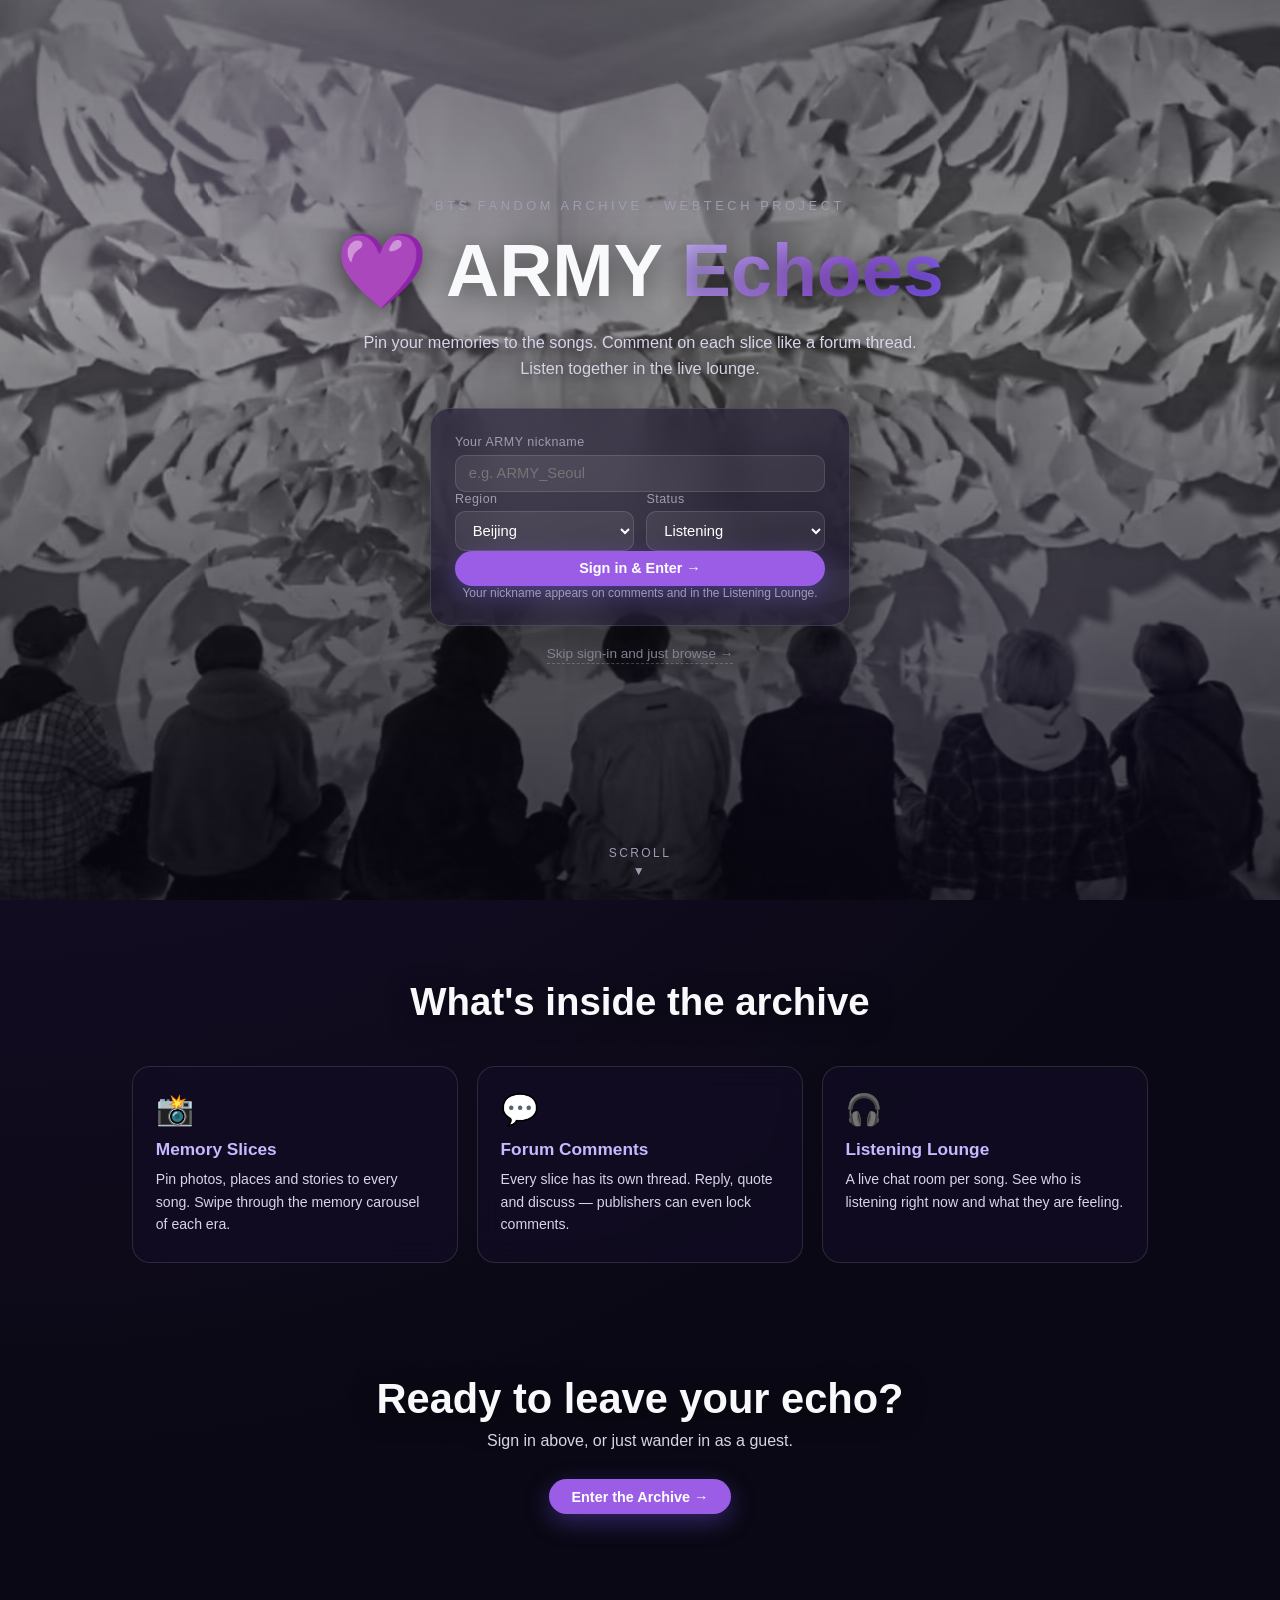
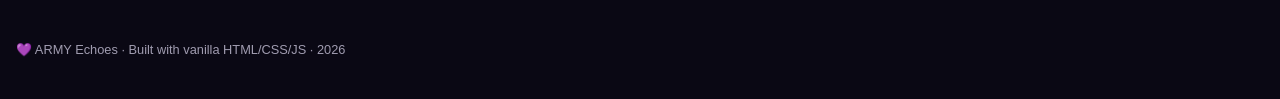
<file: index.html>
<!DOCTYPE html>
<html lang="en">
<head>
  <meta charset="UTF-8">
  <meta name="viewport" content="width=device-width, initial-scale=1.0">
  <title>ARMY Echoes · Home</title>
  <link rel="stylesheet" href="css/style.css?v=20261110e">
</head>
<body class="home-body">
  <!-- 3D parallax background (same as archive) -->
  <div class="bg-3d" aria-hidden="true">
    <div class="bg-3d-layer bg-3d-photo"></div>
    <div class="bg-3d-layer bg-3d-glow"></div>
    <div class="bg-3d-layer bg-3d-vignette"></div>
  </div>

  <main class="home-hero">
    <p class="home-eyebrow">BTS Fandom Archive · WebTech Project</p>
    <h1 class="home-title">💜 ARMY <span>Echoes</span></h1>
    <p class="home-tagline">
      Pin your memories to the songs. Comment on each slice like a forum thread.
      Listen together in the live lounge.
    </p>

    <!-- Login card -->
    <section class="home-login" aria-label="Sign in">
      <!-- Already has profile: welcome back view -->
      <div id="welcomeView" hidden>
        <div class="home-welcome-row">
          <span class="home-avatar" id="welcomeAvatar">?</span>
          <div>
            <p class="home-welcome-title">Welcome back, <b id="welcomeNick">ARMY</b></p>
            <p class="home-welcome-sub" id="welcomeSub"></p>
          </div>
        </div>
        <button type="button" class="btn-primary home-enter-btn" id="enterBtn">Enter the Archive →</button>
        <button type="button" class="home-switch-link" id="switchUserBtn">Not you? Sign in as someone else</button>
      </div>

      <!-- Login form -->
      <form id="homeLoginForm" hidden>
        <div class="home-form-group">
          <label for="homeNick">Your ARMY nickname</label>
          <input type="text" id="homeNick" maxlength="20" placeholder="e.g. ARMY_Seoul" required autocomplete="off">
        </div>
        <div class="home-form-row">
          <div class="home-form-group">
            <label for="homeIp">Region</label>
            <select id="homeIp"></select>
          </div>
          <div class="home-form-group">
            <label for="homeStatus">Status</label>
            <select id="homeStatus"></select>
          </div>
        </div>
        <button type="submit" class="btn-primary home-enter-btn">Sign in &amp; Enter →</button>
        <p class="home-login-hint">Your nickname appears on comments and in the Listening Lounge.</p>
      </form>
    </section>

    <!-- Scroll cue -->
    <div class="home-scroll-cue" aria-hidden="true">
      <span>Scroll</span>
      <span class="home-scroll-arrow">▼</span>
    </div>

    <footer class="home-footer">
      <a href="archive.html">Skip sign-in and just browse →</a>
    </footer>
  </main>

  <!-- Features: scroll down to reveal -->
  <section class="home-features" id="features">
    <h2 class="home-section-title reveal">What's inside the archive</h2>
    <div class="home-feature-grid">
      <article class="home-feature-card reveal">
        <div class="home-feature-icon">📸</div>
        <h3>Memory Slices</h3>
        <p>Pin photos, places and stories to every song. Swipe through the memory carousel of each era.</p>
      </article>
      <article class="home-feature-card reveal">
        <div class="home-feature-icon">💬</div>
        <h3>Forum Comments</h3>
        <p>Every slice has its own thread. Reply, quote and discuss — publishers can even lock comments.</p>
      </article>
      <article class="home-feature-card reveal">
        <div class="home-feature-icon">🎧</div>
        <h3>Listening Lounge</h3>
        <p>A live chat room per song. See who is listening right now and what they are feeling.</p>
      </article>
    </div>
  </section>

  <!-- Final call to action -->
  <section class="home-cta">
    <h2 class="reveal">Ready to leave your echo?</h2>
    <p class="reveal">Sign in above, or just wander in as a guest.</p>
    <a href="archive.html" class="btn-primary home-cta-btn reveal">Enter the Archive →</a>
  </section>

  <footer class="home-footer home-footer-end">
    <p>💜 ARMY Echoes · Built with vanilla HTML/CSS/JS · 2026</p>
  </footer>

  <script>
    (function () {
      "use strict";
      var PROFILE_KEY = "army_echoes_profile";
      var IP_OPTIONS = ["Beijing", "Shanghai", "Guangdong", "Taipei", "Hong Kong", "Seoul", "Busan", "Tokyo", "Los Angeles", "New York", "London", "Paris", "Bangkok", "Singapore", "Overseas"];
      var STATUS_OPTIONS = ["Listening", "Sleeping", "Studying", "Eating", "Slacking off", "Daydreaming"];

      var ipSelect = document.getElementById("homeIp");
      var statusSelect = document.getElementById("homeStatus");
      IP_OPTIONS.forEach(function (o) {
        var op = document.createElement("option");
        op.value = o; op.textContent = o;
        ipSelect.appendChild(op);
      });
      STATUS_OPTIONS.forEach(function (o) {
        var op = document.createElement("option");
        op.value = o; op.textContent = o;
        statusSelect.appendChild(op);
      });

      var welcomeView = document.getElementById("welcomeView");
      var loginForm = document.getElementById("homeLoginForm");

      function loadProfile() {
        try { return JSON.parse(localStorage.getItem(PROFILE_KEY) || "null"); } catch (e) { return null; }
      }

      function showWelcome(p) {
        loginForm.hidden = true;
        welcomeView.hidden = false;
        document.getElementById("welcomeAvatar").textContent = p.nick.trim().charAt(0).toUpperCase();
        document.getElementById("welcomeNick").textContent = p.nick;
        document.getElementById("welcomeSub").textContent = "IP " + p.ip + " · " + p.status;
      }

      var saved = loadProfile();
      if (saved && saved.nick) {
        showWelcome(saved);
      } else {
        loginForm.hidden = false;
      }

      document.getElementById("switchUserBtn").addEventListener("click", function () {
        welcomeView.hidden = true;
        loginForm.hidden = false;
        var nick = document.getElementById("homeNick");
        nick.value = "";
        nick.focus();
      });

      document.getElementById("enterBtn").addEventListener("click", function () {
        window.location.href = "archive.html";
      });

      loginForm.addEventListener("submit", function (e) {
        e.preventDefault();
        var nick = document.getElementById("homeNick").value.trim();
        if (!nick) return;
        var profile = { nick: nick, ip: ipSelect.value, status: statusSelect.value };
        localStorage.setItem(PROFILE_KEY, JSON.stringify(profile));
        try { sessionStorage.setItem("army_echoes_just_signed_in", "1"); } catch (err) {}
        window.location.href = "archive.html";
      });

      // ---------- 滚动效果 ----------
      var reduceMotion = window.matchMedia("(prefers-reduced-motion: reduce)").matches;

      // 背景随滚动产生视差（rAF 节流）
      var bg = document.querySelector(".bg-3d");
      var scrollRaf = null;
      if (bg && !reduceMotion) {
        window.addEventListener("scroll", function () {
          if (scrollRaf) return;
          scrollRaf = requestAnimationFrame(function () {
            scrollRaf = null;
            bg.style.transform = "translateY(" + (window.scrollY * 0.35).toFixed(1) + "px)";
          });
        }, { passive: true });
      }

      // 区块滚动到位时渐入
      if ("IntersectionObserver" in window) {
        var io = new IntersectionObserver(function (entries) {
          entries.forEach(function (en) {
            if (en.isIntersecting) {
              en.target.classList.add("revealed");
              io.unobserve(en.target);
            }
          });
        }, { threshold: 0.18 });
        document.querySelectorAll(".reveal").forEach(function (el) { io.observe(el); });
      } else {
        document.querySelectorAll(".reveal").forEach(function (el) { el.classList.add("revealed"); });
      }
    })();
  </script>
</body>
</html>
</file>
<file: css/style.css>
﻿:root {
  --bg-primary: #0a0814;
  --bg-secondary: #130f24;
  --bg-card: rgba(28, 21, 56, 0.65);
  --primary-purple: #9b5de5;
  --primary-glow: rgba(155, 93, 229, 0.35);
  --accent-gold: #ffd166;
  --text-main: #f8f9fa;
  --text-muted: #a09cb0;
  --border-glass: rgba(255, 255, 255, 0.12);
  --transition-smooth: all 0.25s cubic-bezier(0.4, 0, 0.2, 1);
}

* {
  margin: 0;
  padding: 0;
  box-sizing: border-box;
}

::-webkit-scrollbar {
  width: 6px;
  height: 6px;
}
::-webkit-scrollbar-track {
  background: var(--bg-primary);
}
::-webkit-scrollbar-thumb {
  background: rgba(155, 93, 229, 0.4);
  border-radius: 4px;
}
::-webkit-scrollbar-thumb:hover {
  background: var(--primary-purple);
}

body {
  font-family: -apple-system, BlinkMacSystemFont, "Segoe UI", Roboto, "Helvetica Neue", Arial, sans-serif;
  background: radial-gradient(circle at top left, #1f1235 0%, var(--bg-primary) 70%);
  color: var(--text-main);
  min-height: 100vh;
  display: flex;
  flex-direction: column;
  overflow-x: hidden;
  -webkit-font-smoothing: antialiased;
}

/* ---------- 3D 视差背景（壁纸 + 光晕 + 暗角三层） ---------- */
.bg-3d {
  position: fixed;
  inset: 0;
  z-index: -2;
  perspective: 900px;
  overflow: hidden;
  pointer-events: none;
  background: var(--bg-primary);
}

.bg-3d-layer {
  position: absolute;
  inset: -6%;
  will-change: transform;
}

.bg-3d-photo {
  background: url("../assets/images/bts-wallpaper.jpg") center 32% / cover no-repeat;
  transform: rotateX(var(--tiltX, 0deg)) rotateY(var(--tiltY, 0deg)) scale(1.12);
  transition: transform 0.4s cubic-bezier(0.2, 0.6, 0.3, 1);
  filter: brightness(0.85) saturate(0.92);
  animation: bgDrift 46s ease-in-out infinite alternate;
}

/* 缓慢漂移，让静止页面也有呼吸感 */
@keyframes bgDrift {
  0%   { transform: rotateX(var(--tiltX, 0deg)) rotateY(var(--tiltY, 0deg)) scale(1.12) translate(0, 0); }
  50%  { transform: rotateX(var(--tiltX, 0deg)) rotateY(var(--tiltY, 0deg)) scale(1.15) translate(-1.2%, 0.8%); }
  100% { transform: rotateX(var(--tiltX, 0deg)) rotateY(var(--tiltY, 0deg)) scale(1.12) translate(0.9%, -0.6%); }
}

/* 紫色光晕层：视差幅度比照片大，制造前后景深 */
.bg-3d-glow {
  background:
    radial-gradient(55% 45% at 28% 18%, rgba(155, 93, 229, 0.20), transparent 70%),
    radial-gradient(48% 42% at 76% 72%, rgba(94, 60, 180, 0.18), transparent 70%),
    radial-gradient(40% 35% at 55% 45%, rgba(255, 209, 102, 0.05), transparent 70%);
  transform: translate3d(calc(var(--mx, 0) * 26px), calc(var(--my, 0) * 26px), 0);
  transition: transform 0.5s ease-out;
  mix-blend-mode: screen;
}

/* 暗角层：压暗四周，保证前景文字可读 */
.bg-3d-vignette {
  background:
    linear-gradient(180deg, rgba(10, 8, 20, 0.42) 0%, rgba(10, 8, 20, 0.22) 35%, rgba(10, 8, 20, 0.82) 100%),
    radial-gradient(130% 100% at 50% 40%, transparent 55%, rgba(10, 8, 20, 0.55) 100%);
}

@media (prefers-reduced-motion: reduce) {
  .bg-3d-photo { animation: none; }
}

/* ---------- Home Page ---------- */
.home-body {
  overflow-x: hidden;
}

.home-hero {
  min-height: 100vh;
  display: flex;
  flex-direction: column;
  align-items: center;
  justify-content: center;
  gap: 1.1rem;
  text-align: center;
  padding: 2rem 1.2rem;
  animation: fadeIn 0.8s ease-out;
}

.home-eyebrow {
  font-size: 0.8rem;
  letter-spacing: 0.28em;
  text-transform: uppercase;
  color: var(--text-muted);
}

.home-title {
  font-size: clamp(2.6rem, 7vw, 4.6rem);
  font-weight: 800;
  margin: 0;
  line-height: 1.1;
  text-shadow: 0 4px 30px rgba(0, 0, 0, 0.55);
}

.home-title span {
  background: linear-gradient(135deg, #c9b8ff, var(--primary-purple) 60%, #7c5cff);
  -webkit-background-clip: text;
  background-clip: text;
  -webkit-text-fill-color: transparent;
}

.home-tagline {
  max-width: 560px;
  color: #d8d4e8;
  font-size: 1.02rem;
  line-height: 1.6;
  text-shadow: 0 2px 12px rgba(0, 0, 0, 0.5);
}

/* 登录卡片 */
.home-login {
  width: min(420px, 92vw);
  background: rgba(20, 14, 40, 0.55);
  backdrop-filter: blur(18px);
  -webkit-backdrop-filter: blur(18px);
  border: 1px solid var(--border-glass);
  border-radius: 20px;
  padding: 1.6rem 1.5rem;
  display: flex;
  flex-direction: column;
  gap: 1rem;
  box-shadow: 0 20px 60px rgba(0, 0, 0, 0.45);
  margin-top: 0.6rem;
}

.home-form-group {
  display: flex;
  flex-direction: column;
  gap: 0.35rem;
  text-align: left;
  flex: 1;
}

.home-form-group label {
  font-size: 0.78rem;
  color: var(--text-muted);
  letter-spacing: 0.04em;
}

.home-form-group input,
.home-form-group select {
  background: rgba(255, 255, 255, 0.07);
  border: 1px solid var(--border-glass);
  color: #fff;
  padding: 0.6rem 0.8rem;
  border-radius: 10px;
  font-size: 0.92rem;
  outline: none;
  width: 100%;
}

.home-form-group select option {
  background: #1a1430;
  color: #fff;
}

.home-form-group input:focus,
.home-form-group select:focus {
  border-color: var(--primary-purple);
  box-shadow: 0 0 0 3px rgba(155, 93, 229, 0.18);
}

.home-form-row {
  display: flex;
  gap: 0.8rem;
}

.home-enter-btn {
  width: 100%;
  padding: 0.85rem 1rem;
  font-size: 1rem;
  font-weight: 700;
  border-radius: 12px;
  cursor: pointer;
  border: none;
  background: linear-gradient(135deg, var(--primary-purple), #6c4dc4);
  color: #fff;
  box-shadow: 0 8px 24px rgba(124, 92, 255, 0.35);
  transition: var(--transition-smooth);
}

.home-enter-btn:hover {
  transform: translateY(-2px);
  box-shadow: 0 12px 32px rgba(124, 92, 255, 0.5);
}

.home-login-hint {
  font-size: 0.75rem;
  color: var(--text-muted);
  margin: 0;
}

/* 欢迎回来视图 */
.home-welcome-row {
  display: flex;
  align-items: center;
  gap: 0.9rem;
  text-align: left;
}

.home-avatar {
  width: 52px;
  height: 52px;
  border-radius: 14px;
  background: linear-gradient(135deg, var(--primary-purple), #6c4dc4);
  display: flex;
  align-items: center;
  justify-content: center;
  font-weight: 800;
  font-size: 1.4rem;
  color: #fff;
  flex-shrink: 0;
}

.home-welcome-title {
  margin: 0;
  font-size: 1.05rem;
}

.home-welcome-sub {
  margin: 0.15rem 0 0;
  font-size: 0.8rem;
  color: var(--text-muted);
}

.home-switch-link {
  background: none;
  border: none;
  color: #b39dfa;
  font-size: 0.8rem;
  cursor: pointer;
  padding: 0;
  text-decoration: underline;
  text-underline-offset: 3px;
}

.home-switch-link:hover {
  color: #d0c6ff;
}

.home-footer a {
  color: var(--text-muted);
  font-size: 0.85rem;
  text-decoration: none;
  border-bottom: 1px dashed rgba(255, 255, 255, 0.25);
  padding-bottom: 2px;
}

.home-footer a:hover {
  color: #fff;
  border-bottom-color: #fff;
}

@media (max-width: 520px) {
  .home-form-row { flex-direction: column; }
}

/* ---------- Home Page 滚动区 ---------- */
.home-hero {
  position: relative;
  padding-bottom: 4.5rem;
}

.home-scroll-cue {
  position: absolute;
  bottom: 1.4rem;
  left: 50%;
  transform: translateX(-50%);
  display: flex;
  flex-direction: column;
  align-items: center;
  gap: 0.2rem;
  color: var(--text-muted);
  font-size: 0.75rem;
  letter-spacing: 0.2em;
  text-transform: uppercase;
  animation: cueBounce 2.2s ease-in-out infinite;
}

@keyframes cueBounce {
  0%, 100% { transform: translate(-50%, 0); opacity: 0.75; }
  50%      { transform: translate(-50%, 8px); opacity: 1; }
}

.home-features {
  padding: 5rem 1.4rem 3rem;
  max-width: 1060px;
  margin: 0 auto;
}

.home-section-title {
  text-align: center;
  font-size: clamp(1.6rem, 4vw, 2.4rem);
  margin: 0 0 2.6rem;
  text-shadow: 0 4px 24px rgba(0, 0, 0, 0.5);
}

.home-feature-grid {
  display: grid;
  grid-template-columns: repeat(3, 1fr);
  gap: 1.2rem;
}

.home-feature-card {
  background: rgba(20, 14, 40, 0.55);
  backdrop-filter: blur(14px);
  -webkit-backdrop-filter: blur(14px);
  border: 1px solid var(--border-glass);
  border-radius: 18px;
  padding: 1.6rem 1.4rem;
  text-align: left;
  transition: var(--transition-smooth);
}

.home-feature-card:hover {
  transform: translateY(-6px);
  border-color: var(--primary-purple);
  box-shadow: 0 18px 44px rgba(124, 92, 255, 0.25);
}

.home-feature-icon {
  font-size: 1.9rem;
  margin-bottom: 0.7rem;
}

.home-feature-card h3 {
  margin: 0 0 0.5rem;
  font-size: 1.08rem;
  color: #c9b8ff;
}

.home-feature-card p {
  margin: 0;
  font-size: 0.88rem;
  line-height: 1.6;
  color: #d8d4e8;
}

.home-cta {
  text-align: center;
  padding: 4rem 1.4rem 6rem;
}

.home-cta h2 {
  font-size: clamp(1.7rem, 4.5vw, 2.6rem);
  margin: 0 0 0.6rem;
  text-shadow: 0 4px 24px rgba(0, 0, 0, 0.5);
}

.home-cta p {
  color: #d8d4e8;
  margin: 0 0 1.8rem;
}

.home-cta-btn {
  display: inline-block;
  padding: 0.9rem 2.2rem;
  font-size: 1.02rem;
  font-weight: 700;
  border-radius: 12px;
  text-decoration: none;
  color: #fff;
  background: linear-gradient(135deg, var(--primary-purple), #6c4dc4);
  box-shadow: 0 8px 24px rgba(124, 92, 255, 0.35);
  transition: var(--transition-smooth);
}

.home-cta-btn:hover {
  transform: translateY(-2px);
  box-shadow: 0 12px 32px rgba(124, 92, 255, 0.5);
}

.home-footer-end {
  padding: 2rem 1rem 2.6rem;
}

.home-footer-end p {
  margin: 0;
  font-size: 0.8rem;
  color: var(--text-muted);
}

/* 滚动渐入动画 */
.reveal {
  opacity: 0;
  transform: translateY(30px);
  transition: opacity 0.7s ease-out, transform 0.7s cubic-bezier(0.2, 0.6, 0.3, 1);
}

.reveal.revealed {
  opacity: 1;
  transform: none;
}

@media (prefers-reduced-motion: reduce) {
  .reveal { opacity: 1; transform: none; transition: none; }
  .home-scroll-cue { animation: none; }
}

@media (max-width: 860px) {
  .home-feature-grid { grid-template-columns: 1fr; max-width: 440px; margin: 0 auto; }
}

.app-header {
  display: flex;
  justify-content: space-between;
  align-items: center;
  padding: 1rem 2rem;
  background: rgba(19, 15, 36, 0.75);
  backdrop-filter: blur(12px);
  -webkit-backdrop-filter: blur(12px);
  border-bottom: 1px solid var(--border-glass);
  position: sticky;
  top: 0;
  z-index: 100;
}

.logo {
  font-size: 1.3rem;
  font-weight: 700;
  letter-spacing: 0.5px;
  color: var(--primary-purple);
  text-shadow: 0 0 12px var(--primary-glow);
}

.era-nav ul {
  display: flex;
  list-style: none;
  gap: 0.75rem;
}

.era-nav button {
  background: rgba(255, 255, 255, 0.05);
  border: 1px solid var(--border-glass);
  color: var(--text-muted);
  padding: 0.45rem 1.1rem;
  border-radius: 999px;
  cursor: pointer;
  font-size: 0.88rem;
  transition: var(--transition-smooth);
}

.era-nav button:hover,
.era-nav button.active {
  background: var(--primary-purple);
  color: #fff;
  border-color: var(--primary-purple);
  box-shadow: 0 0 14px var(--primary-glow);
}

.main-layout {
  display: grid;
  grid-template-columns: 280px 1fr;
  gap: 1.5rem;
  padding: 1.5rem 2rem;
  flex: 1;
  max-width: 1400px;
  width: 100%;
  margin: 0 auto;
}

.sidebar {
  background: var(--bg-card);
  backdrop-filter: blur(16px);
  -webkit-backdrop-filter: blur(16px);
  border: 1px solid var(--border-glass);
  padding: 1.25rem;
  border-radius: 16px;
  height: fit-content;
}

.sidebar h2 {
  font-size: 0.95rem;
  text-transform: uppercase;
  letter-spacing: 1px;
  color: var(--text-muted);
  margin-bottom: 1rem;
}

.song-list {
  list-style: none;
  display: flex;
  flex-direction: column;
  gap: 0.5rem;
}

.song-list li {
  padding: 0.75rem 1rem;
  border-radius: 10px;
  cursor: pointer;
  background: transparent;
  border: 1px solid transparent;
  transition: var(--transition-smooth);
  display: flex;
  align-items: center;
  justify-content: space-between;
  font-size: 0.92rem;
}

.song-list li:hover {
  background: rgba(255, 255, 255, 0.05);
}

.song-list li.active {
  background: rgba(155, 93, 229, 0.15);
  border-color: rgba(155, 93, 229, 0.35);
  color: #fff;
  font-weight: 600;
}

.stage {
  background: var(--bg-card);
  backdrop-filter: blur(16px);
  -webkit-backdrop-filter: blur(16px);
  border: 1px solid var(--border-glass);
  border-radius: 16px;
  padding: 1.75rem;
  display: flex;
  flex-direction: column;
  min-height: 520px;
}

.view-switch {
  display: flex;
  gap: 1.5rem;
  border-bottom: 1px solid var(--border-glass);
  padding-bottom: 0.75rem;
  margin-bottom: 1.5rem;
}

.tab-btn {
  background: transparent;
  border: none;
  color: var(--text-muted);
  font-size: 1rem;
  font-weight: 500;
  cursor: pointer;
  padding: 0.3rem 0;
  position: relative;
  transition: var(--transition-smooth);
}

.tab-btn.active {
  color: #fff;
}

.tab-btn.active::after {
  content: "";
  position: absolute;
  bottom: -0.75rem;
  left: 0;
  width: 100%;
  height: 2px;
  background: var(--primary-purple);
  box-shadow: 0 0 10px var(--primary-purple);
}

.slice-container {
  display: flex;
  flex-direction: column;
  flex: 1;
  gap: 1.25rem;
}

.slice-viewer {
  position: relative;
  width: 100%;
  height: 380px;
  border-radius: 12px;
  overflow: hidden;
  border: 1px solid var(--border-glass);
  background: #000;
}

.slice-viewer img {
  width: 100%;
  height: 100%;
  object-fit: cover;
  transition: opacity 0.4s ease-in-out;
}

.slice-gradient-overlay {
  position: absolute;
  inset: 0;
  background: linear-gradient(180deg, rgba(0,0,0,0.1) 40%, rgba(10,8,20,0.88) 100%);
}

.slice-info {
  position: absolute;
  bottom: 1.5rem;
  left: 1.5rem;
  right: 1.5rem;
  display: flex;
  flex-direction: column;
  gap: 0.5rem;
  z-index: 2;
}

.location-badge {
  align-self: flex-start;
  background: rgba(155, 93, 229, 0.4);
  backdrop-filter: blur(8px);
  -webkit-backdrop-filter: blur(8px);
  border: 1px solid var(--primary-purple);
  color: #fff;
  padding: 0.25rem 0.75rem;
  border-radius: 20px;
  font-size: 0.8rem;
  font-weight: 600;
}

.caption-text {
  font-size: 1.05rem;
  line-height: 1.5;
  color: #f1f1f1;
  text-shadow: 0 2px 4px rgba(0,0,0,0.6);
}

.author-tag {
  font-size: 0.8rem;
  color: var(--accent-gold);
}

.carousel-controls {
  display: flex;
  align-items: center;
  justify-content: center;
  gap: 1.5rem;
}

.ctrl-btn {
  background: rgba(255, 255, 255, 0.08);
  border: 1px solid var(--border-glass);
  color: var(--text-main);
  width: 36px;
  height: 36px;
  border-radius: 50%;
  display: flex;
  align-items: center;
  justify-content: center;
  cursor: pointer;
  transition: var(--transition-smooth);
}

.ctrl-btn:hover {
  background: var(--primary-purple);
  box-shadow: 0 0 10px var(--primary-glow);
}

.slice-indicators {
  display: flex;
  gap: 0.5rem;
}

.indicator-dot {
  width: 8px;
  height: 8px;
  border-radius: 50%;
  background: rgba(255, 255, 255, 0.2);
  transition: var(--transition-smooth);
}

.indicator-dot.active {
  background: var(--primary-purple);
  width: 22px;
  border-radius: 999px;
  box-shadow: 0 0 8px var(--primary-purple);
}

.upload-trigger-area {
  display: flex;
  justify-content: center;
}

.chat-container {
  display: flex;
  flex-direction: column;
  flex: 1;
  gap: 1rem;
  position: relative; /* 供歌词背景定位 */
}

/* ---------- 滚动歌词背景 ---------- */
.lyrics-bg {
  position: absolute;
  inset: 0;
  overflow: hidden;
  z-index: 0;
  pointer-events: none;
  -webkit-mask-image: linear-gradient(transparent, #000 12%, #000 88%, transparent);
  mask-image: linear-gradient(transparent, #000 12%, #000 88%, transparent);
}

.lyrics-bg-scroll {
  animation: lyricsScroll 70s linear infinite;
}

@keyframes lyricsScroll {
  from { transform: translateY(0); }
  to { transform: translateY(-50%); }
}

.lyrics-bg p {
  font-size: 1.6rem;
  font-weight: 600;
  line-height: 1.6;
  color: rgba(179, 157, 250, 0.14);
  text-align: center;
  padding: 1rem 1.2rem;
  white-space: pre-wrap;
  text-shadow: 0 0 24px rgba(124, 92, 255, 0.3);
}

/* 聊天内容浮在歌词背景之上 */
.chat-container > *:not(.lyrics-bg) {
  position: relative;
  z-index: 1;
}

.chat-header {
  display: flex;
  justify-content: space-between;
  align-items: center;
  padding: 0.5rem 0;
  border-bottom: 1px dashed var(--border-glass);
}

.room-status {
  display: flex;
  align-items: center;
  gap: 0.5rem;
  font-size: 0.85rem;
  color: var(--text-muted);
}

.pulse-dot {
  width: 8px;
  height: 8px;
  background: #06d6a0;
  border-radius: 50%;
  box-shadow: 0 0 8px #06d6a0;
  animation: pulse 2s infinite;
}

@keyframes pulse {
  0% { transform: scale(0.95); opacity: 0.8; }
  50% { transform: scale(1.3); opacity: 1; }
  100% { transform: scale(0.95); opacity: 0.8; }
}

.heart-cheer-btn {
  background: rgba(155, 93, 229, 0.2);
  border: 1px solid var(--primary-purple);
  color: #fff;
  padding: 0.35rem 0.85rem;
  border-radius: 20px;
  cursor: pointer;
  font-size: 0.82rem;
  transition: var(--transition-smooth);
}

.heart-cheer-btn:hover {
  background: var(--primary-purple);
  transform: scale(1.05);
}

.chat-messages {
  flex: 1;
  min-height: 280px;
  max-height: 340px;
  overflow-y: auto;
  display: flex;
  flex-direction: column;
  gap: 0.75rem;
  padding-right: 0.5rem;
}

/* 聊天室消息布局（气泡式：自己的靠右，别人的靠左带头像） */
.chat-msg {
  display: flex;
  gap: 0.6rem;
  align-items: flex-start;
  animation: fadeIn 0.3s ease-out;
}

@keyframes fadeIn {
  from { opacity: 0; transform: translateY(6px); }
  to { opacity: 1; transform: translateY(0); }
}

.chat-msg.mine {
  flex-direction: row-reverse;
}

.msg-avatar {
  width: 34px;
  height: 34px;
  border-radius: 50%;
  background: linear-gradient(135deg, var(--primary-purple), #b39dfa);
  display: flex;
  align-items: center;
  justify-content: center;
  font-weight: 700;
  font-size: 0.85rem;
  flex-shrink: 0;
}

.msg-body {
  max-width: 78%;
  display: flex;
  flex-direction: column;
}

.chat-msg.mine .msg-body {
  align-items: flex-end;
}

.msg-sender {
  font-size: 0.74rem;
  color: #b39dfa;
  margin-bottom: 0.3rem;
}

.chat-msg.mine .msg-sender {
  color: var(--text-muted);
}

.msg-sender .time-stamp {
  color: var(--text-muted);
  margin-left: 0.4rem;
  font-size: 0.68rem;
}

.msg-bubble {
  background: rgba(255, 255, 255, 0.07);
  border: 1px solid var(--border-glass);
  padding: 0.6rem 0.9rem;
  border-radius: 14px;
  border-top-left-radius: 4px;
}

.chat-msg.mine .msg-bubble {
  background: rgba(124, 92, 255, 0.22);
  border-color: rgba(179, 157, 250, 0.5);
  border-top-left-radius: 14px;
  border-top-right-radius: 4px;
}

.user-text {
  font-size: 0.88rem;
  line-height: 1.45;
  word-break: break-word;
}

.msg-footer {
  display: flex;
  align-items: center;
  gap: 0.5rem;
  margin-top: 0.3rem;
  font-size: 0.68rem;
  color: var(--text-muted);
}

.msg-ip {
  background: rgba(255, 255, 255, 0.07);
  padding: 0.08rem 0.45rem;
  border-radius: 6px;
}

.chat-msg .reply-btn {
  margin-top: 0;
  padding: 0.05rem 0.2rem;
}

.chat-form {
  display: flex;
  gap: 0.75rem;
}

.chat-form input {
  flex: 1;
  background: rgba(255, 255, 255, 0.06);
  border: 1px solid var(--border-glass);
  color: #fff;
  padding: 0.65rem 1rem;
  border-radius: 999px;
  font-size: 0.9rem;
  outline: none;
}

.chat-form input:focus {
  border-color: var(--primary-purple);
}

.btn-primary {
  background: var(--primary-purple);
  border: none;
  color: #fff;
  padding: 0.6rem 1.4rem;
  border-radius: 999px;
  font-size: 0.9rem;
  font-weight: 600;
  cursor: pointer;
  transition: var(--transition-smooth);
}

.btn-primary:hover {
  box-shadow: 0 4px 18px rgba(155, 93, 229, 0.5);
}

.btn-secondary {
  background: rgba(255, 255, 255, 0.1);
  border: 1px solid var(--border-glass);
  color: var(--text-main);
  padding: 0.6rem 1.2rem;
  border-radius: 999px;
  font-size: 0.9rem;
  cursor: pointer;
}

.modal {
  border: none;
  background: transparent;
  padding: 0;
  margin: auto;
  max-width: 500px;
  width: 90%;
}

.modal::backdrop {
  background: rgba(0, 0, 0, 0.7);
  backdrop-filter: blur(6px);
  -webkit-backdrop-filter: blur(6px);
}

.modal-box {
  background: var(--bg-secondary);
  border: 1px solid var(--border-glass);
  border-radius: 16px;
  padding: 1.75rem;
  color: var(--text-main);
}

.modal-header {
  display: flex;
  justify-content: space-between;
  align-items: center;
  margin-bottom: 1.25rem;
}

.close-btn {
  background: transparent;
  border: none;
  color: var(--text-muted);
  font-size: 1.5rem;
  cursor: pointer;
}

.form-group {
  display: flex;
  flex-direction: column;
  gap: 0.4rem;
  margin-bottom: 1rem;
}

.form-group label {
  font-size: 0.85rem;
  color: var(--text-muted);
}

.form-group-row {
  flex-direction: row;
  align-items: center;
  gap: 0.5rem;
}

.form-group-row label {
  display: flex;
  align-items: center;
  gap: 0.4rem;
  cursor: pointer;
  font-size: 0.85rem;
}

.form-group-row input[type="checkbox"] {
  width: 16px;
  height: 16px;
  accent-color: var(--primary-purple);
}

.form-group input, .form-group textarea {
  background: rgba(255, 255, 255, 0.06);
  border: 1px solid var(--border-glass);
  color: #fff;
  padding: 0.6rem 0.8rem;
  border-radius: 8px;
  font-size: 0.9rem;
  outline: none;
}

.modal-actions {
  display: flex;
  justify-content: flex-end;
  gap: 0.75rem;
}

.player-bar {
  display: flex;
  justify-content: space-between;
  align-items: center;
  padding: 1rem 2rem;
  background: rgba(10, 8, 20, 0.9);
  backdrop-filter: blur(12px);
  -webkit-backdrop-filter: blur(12px);
  border-top: 1px solid var(--border-glass);
  position: sticky;
  bottom: 0;
  z-index: 100;
}

.track-info {
  display: flex;
  flex-direction: column;
  gap: 0.2rem;
}

.track-title {
  font-weight: 600;
  color: #fff;
}

.track-meta {
  font-size: 0.8rem;
  color: var(--text-muted);
}

/* Spotify Embed 播放器 */
.spotify-embed-wrapper {
  flex: 1;
  max-width: 420px;
  min-width: 280px;
  border-radius: 12px;
  overflow: hidden;
  background: rgba(0, 0, 0, 0.3);
}

.spotify-embed-wrapper iframe {
  display: block;
  width: 100% !important;
}

/* Spotify 紧凑播放器固定 80px；QQ 音乐页面较高，按各自 iframe height 属性显示 */
.spotify-embed-wrapper iframe[title="Spotify Player"] {
  height: 80px !important;
}

.spotify-embed-wrapper iframe[title="QQ Music Player"] {
  height: 180px !important;
}

.spotify-embed-wrapper iframe[title="NetEase Player"] {
  height: 86px !important;
}

.spotify-fallback {
  font-size: 0.85rem;
  color: var(--text-muted);
  text-align: center;
  padding: 1rem;
}

/* iTunes 30s 试听回退 */
.itunes-fallback {
  display: flex;
  flex-direction: column;
  gap: 0.4rem;
  padding: 0.5rem 0.75rem;
}

.itunes-label {
  font-size: 0.75rem;
  color: var(--text-muted);
}

.itunes-fallback audio {
  width: 100%;
  height: 32px;
}

/* ---------- 本地音源自定义播放器 ---------- */
.custom-player {
  flex: 1;
  max-width: 420px;
  min-width: 280px;
  display: flex;
  align-items: center;
  gap: 0.9rem;
}

.play-circle {
  width: 46px;
  height: 46px;
  border-radius: 50%;
  border: none;
  cursor: pointer;
  font-size: 1rem;
  color: #fff;
  background: linear-gradient(135deg, var(--primary-purple), #6c4dc4);
  box-shadow: 0 4px 16px rgba(155, 126, 222, 0.45);
  transition: transform 0.15s, box-shadow 0.2s;
  flex-shrink: 0;
}

.play-circle:hover {
  transform: scale(1.08);
  box-shadow: 0 6px 22px rgba(155, 126, 222, 0.65);
}

.play-circle:active {
  transform: scale(0.95);
}

.player-middle {
  flex: 1;
  display: flex;
  flex-direction: column;
  gap: 0.3rem;
}

.progress-wrap {
  height: 6px;
  border-radius: 999px;
  background: rgba(255, 255, 255, 0.12);
  cursor: pointer;
  touch-action: none; /* 允许指针拖动 */
}

.progress-bar {
  position: relative;
  height: 100%;
  width: 0%;
  border-radius: 999px;
  background: linear-gradient(90deg, var(--primary-purple), #b39dfa);
  transition: width 0.15s linear;
}

/* 可拖动的进度圆点（悬停/拖动时显示） */
.progress-bar::after {
  content: "";
  position: absolute;
  right: -6px;
  top: 50%;
  transform: translateY(-50%);
  width: 12px;
  height: 12px;
  border-radius: 50%;
  background: #fff;
  box-shadow: 0 0 6px rgba(179, 157, 250, 0.8);
  opacity: 0;
  transition: opacity 0.2s;
}

.progress-wrap:hover .progress-bar::after,
.progress-wrap.dragging .progress-bar::after {
  opacity: 1;
}

.progress-wrap.dragging .progress-bar {
  transition: none; /* 拖动时去掉过渡，跟手 */
}

/* ---------- 登录资料 + 同频房在线状态（本机模拟） ---------- */
.profile-chip {
  display: flex;
  align-items: center;
  gap: 0.6rem;
  background: rgba(255, 255, 255, 0.06);
  border: 1px solid var(--border-glass);
  border-radius: 999px;
  padding: 0.3rem 0.9rem 0.3rem 0.3rem;
  cursor: pointer;
  color: #fff;
  transition: var(--transition-smooth);
}

.profile-chip:hover {
  border-color: var(--primary-purple);
  background: rgba(124, 92, 255, 0.15);
}

.profile-chip .avatar {
  width: 34px;
  height: 34px;
  border-radius: 50%;
  background: linear-gradient(135deg, var(--primary-purple), #b39dfa);
  display: flex;
  align-items: center;
  justify-content: center;
  font-weight: 700;
  font-size: 0.95rem;
  flex-shrink: 0;
}

.profile-meta {
  display: flex;
  flex-direction: column;
  text-align: left;
  line-height: 1.25;
}

.profile-name { font-size: 0.85rem; font-weight: 600; }
.profile-sub { font-size: 0.68rem; color: var(--text-muted); }

.live-status-bar {
  display: flex;
  align-items: center;
  gap: 0.5rem;
  padding: 0.55rem 0.9rem;
  background: rgba(255, 255, 255, 0.04);
  border: 1px solid var(--border-glass);
  border-radius: 10px;
  font-size: 0.8rem;
  color: var(--text-muted);
  flex-wrap: wrap;
}

.live-dot {
  width: 8px;
  height: 8px;
  border-radius: 50%;
  background: #7c5cff;
  box-shadow: 0 0 8px #7c5cff;
  flex-shrink: 0;
  animation: livePulse 1.6s infinite;
}

@keyframes livePulse {
  0%, 100% { opacity: 1; }
  50% { opacity: 0.3; }
}

.reply-quote {
  font-size: 0.72rem;
  color: var(--text-muted);
  border-left: 2px solid var(--primary-purple);
  padding-left: 0.5rem;
  margin: 0.3rem 0;
  opacity: 0.85;
}

.reply-btn {
  background: none;
  border: none;
  color: #b39dfa;
  font-size: 0.72rem;
  cursor: pointer;
  padding: 0;
  margin-top: 0.25rem;
  display: block;
}

.reply-btn:hover { text-decoration: underline; }

.reply-indicator {
  display: flex;
  align-items: center;
  justify-content: space-between;
  gap: 0.5rem;
  font-size: 0.75rem;
  color: #b39dfa;
  background: rgba(124, 92, 255, 0.1);
  border: 1px dashed rgba(179, 157, 250, 0.4);
  border-radius: 8px;
  padding: 0.35rem 0.7rem;
  margin-bottom: 0.5rem;
}

.reply-indicator button {
  background: none;
  border: none;
  color: var(--text-muted);
  cursor: pointer;
  font-size: 0.95rem;
}

/* ---------- Memory slice like button ---------- */
.slice-like-btn {
  display: inline-flex;
  align-items: center;
  gap: 0.35rem;
  margin-top: 0.6rem;
  background: rgba(255, 255, 255, 0.12);
  border: 1px solid rgba(255, 255, 255, 0.25);
  color: #fff;
  border-radius: 999px;
  padding: 0.3rem 0.85rem;
  font-size: 0.8rem;
  cursor: pointer;
  transition: var(--transition-smooth);
  backdrop-filter: blur(4px);
}

.slice-like-btn:hover {
  background: rgba(124, 92, 255, 0.35);
  transform: scale(1.06);
}

.slice-like-btn.liked {
  background: rgba(124, 92, 255, 0.45);
  border-color: #b39dfa;
  box-shadow: 0 0 12px rgba(124, 92, 255, 0.6);
}

.time-label {
  font-size: 0.72rem;
  color: var(--text-muted);
}

/* QQ 音乐跳转按钮回退 */
.qq-link-fallback {
  display: flex;
  align-items: center;
  justify-content: space-between;
  gap: 0.75rem;
  padding: 0.75rem 1rem;
  font-size: 0.85rem;
  color: var(--text-muted);
}

.qq-link-fallback a {
  color: #fff;
  background: var(--primary-purple);
  text-decoration: none;
  padding: 0.45rem 1rem;
  border-radius: 999px;
  font-size: 0.8rem;
  white-space: nowrap;
  transition: var(--transition-smooth);
}

.qq-link-fallback a:hover {
  filter: brightness(1.15);
}

/* ---------- 切片下方评论面板 ---------- */
.slice-comments-panel {
  background: rgba(255, 255, 255, 0.03);
  border: 1px solid var(--border-glass);
  border-radius: 12px;
  padding: 0.9rem 1rem;
  display: flex;
  flex-direction: column;
  gap: 0.6rem;
}

.slice-comments-header {
  font-size: 0.85rem;
  color: var(--text-muted);
  border-bottom: 1px dashed var(--border-glass);
  padding-bottom: 0.45rem;
}

.slice-comments-list {
  display: flex;
  flex-direction: column;
  gap: 0;
  max-height: 260px;
  overflow-y: auto;
  padding-right: 0.3rem;
}

/* ---------- 论坛体评论（楼层） ---------- */
.forum-post {
  display: flex;
  gap: 0.7rem;
  align-items: flex-start;
  padding: 0.75rem 0.2rem;
  border-bottom: 1px solid rgba(255, 255, 255, 0.06);
  animation: fadeIn 0.3s ease-out;
}

.forum-post:last-child {
  border-bottom: none;
}

.forum-post.fp-mine {
  background: rgba(124, 92, 255, 0.06);
}

.fp-avatar {
  width: 34px;
  height: 34px;
  flex-shrink: 0;
  border-radius: 8px;
  background: linear-gradient(135deg, var(--primary-purple), #6c4dc4);
  display: flex;
  align-items: center;
  justify-content: center;
  font-weight: 700;
  font-size: 0.9rem;
  color: #fff;
}

.fp-main {
  flex: 1;
  min-width: 0;
}

.fp-head {
  display: flex;
  align-items: baseline;
  gap: 0.6rem;
  margin-bottom: 0.25rem;
}

.fp-user {
  font-weight: 600;
  font-size: 0.88rem;
  color: #c9b8ff;
}

.fp-floor {
  font-size: 0.72rem;
  color: var(--primary-purple);
  background: rgba(155, 93, 229, 0.14);
  padding: 0.05rem 0.45rem;
  border-radius: 4px;
}

.fp-time {
  font-size: 0.72rem;
  color: var(--text-muted);
  opacity: 0.8;
}

.fp-content p {
  margin: 0;
  font-size: 0.9rem;
  line-height: 1.55;
  color: var(--text-main, #eee);
  word-break: break-word;
  white-space: pre-wrap;
}

.fp-quote {
  font-size: 0.78rem;
  color: var(--text-muted);
  border-left: 2px solid var(--primary-purple);
  padding-left: 0.5rem;
  margin-bottom: 0.35rem;
  opacity: 0.85;
}

.fp-quote b {
  color: #b39dfa;
}

.fp-actions {
  display: flex;
  align-items: center;
  gap: 0.7rem;
  margin-top: 0.3rem;
}

.fp-ip {
  font-size: 0.7rem;
  color: var(--text-muted);
  opacity: 0.6;
}

/* ---------- Group Chats 标签页卡片 ---------- */
.group-card {
  display: flex;
  align-items: center;
  gap: 0.8rem;
  background: rgba(255, 255, 255, 0.04);
  border: 1px solid var(--border-glass);
  border-radius: 12px;
  padding: 0.9rem 1rem;
  cursor: pointer;
  transition: var(--transition-smooth);
}

.group-card:hover {
  border-color: var(--primary-purple);
  background: rgba(124, 92, 255, 0.1);
  transform: translateY(-1px);
}

.group-card-avatar {
  width: 44px;
  height: 44px;
  border-radius: 12px;
  background: linear-gradient(135deg, var(--primary-purple), #6c4dc4);
  display: flex;
  align-items: center;
  justify-content: center;
  font-weight: 700;
  font-size: 1.1rem;
  flex-shrink: 0;
}

.group-card-info {
  display: flex;
  flex-direction: column;
  flex: 1;
  min-width: 0;
  gap: 0.15rem;
}

.group-card-name {
  font-size: 0.9rem;
  font-weight: 600;
  color: #fff;
}

.group-card-preview {
  font-size: 0.78rem;
  color: var(--text-muted);
  white-space: nowrap;
  overflow: hidden;
  text-overflow: ellipsis;
}

.group-card-meta {
  display: flex;
  flex-direction: column;
  align-items: flex-end;
  gap: 0.2rem;
  font-size: 0.72rem;
  color: var(--text-muted);
  flex-shrink: 0;
}

.group-card-online {
  color: #06d6a0;
}

.group-open-btn {
  flex-shrink: 0;
}

/* ---------- 歌词按钮与面板 ---------- */
.lyrics-toggle {
  background: transparent;
  border: 1px solid var(--border);
  color: var(--text-muted);
  padding: 0.45rem 1rem;
  border-radius: 999px;
  cursor: pointer;
  font-size: 0.8rem;
  transition: var(--transition-smooth);
  flex-shrink: 0;
}

.lyrics-toggle:hover {
  color: var(--primary-purple);
  border-color: var(--primary-purple);
}

.lyrics-panel {
  position: fixed;
  right: 24px;
  bottom: 96px;
  width: min(340px, 90vw);
  max-height: 46vh;
  overflow-y: auto;
  background: var(--card-bg, #1a1626);
  border: 1px solid var(--border);
  border-radius: 14px;
  padding: 1.2rem 1.4rem;
  box-shadow: 0 12px 40px rgba(0, 0, 0, 0.55);
  z-index: 200;
}

.lyrics-panel p {
  font-size: 0.88rem;
  line-height: 1.9;
  color: var(--text-muted);
  text-align: center;
}

.lyrics-panel p:first-child {
  color: var(--primary-purple);
}

/* ---------- Lounge Sub-tabs ---------- */
.lounge-subtabs {
  display: flex;
  gap: 1.5rem;
  border-bottom: 1px solid var(--border-glass);
  padding-bottom: 0.6rem;
  margin-bottom: 1rem;
}

.subtab-btn {
  background: transparent;
  border: none;
  color: var(--text-muted);
  font-size: 0.88rem;
  font-weight: 500;
  cursor: pointer;
  padding: 0.25rem 0;
  position: relative;
  transition: var(--transition-smooth);
}

.subtab-btn.active {
  color: #fff;
}

.subtab-btn.active::after {
  content: "";
  position: absolute;
  bottom: -0.6rem;
  left: 0;
  width: 100%;
  height: 2px;
  background: var(--accent-gold);
  box-shadow: 0 0 8px rgba(255, 209, 102, 0.5);
}

/* ---------- Slice Comments Section ---------- */
.comments-container {
  display: flex;
  flex-direction: column;
  flex: 1;
  gap: 1rem;
  overflow-y: auto;
  padding-right: 0.3rem;
}

.comments-header {
  font-size: 0.9rem;
  color: var(--text-muted);
  padding-bottom: 0.5rem;
  border-bottom: 1px dashed var(--border-glass);
}

.comments-empty {
  text-align: center;
  padding: 3rem 1rem;
  color: var(--text-muted);
}

.comments-empty .muted {
  font-size: 0.82rem;
  margin-top: 0.4rem;
  opacity: 0.7;
}

.comment-slice-card {
  background: rgba(255, 255, 255, 0.04);
  border: 1px solid var(--border-glass);
  border-radius: 12px;
  padding: 1rem;
  display: flex;
  flex-direction: column;
  gap: 0.75rem;
}

.comment-slice-header {
  display: flex;
  align-items: center;
  gap: 0.75rem;
}

.comment-slice-thumb {
  width: 48px;
  height: 48px;
  border-radius: 8px;
  object-fit: cover;
  flex-shrink: 0;
}

.comment-slice-meta {
  display: flex;
  flex-direction: column;
  flex: 1;
  min-width: 0;
}

.comment-slice-location {
  font-size: 0.82rem;
  font-weight: 600;
  color: var(--primary-purple);
  white-space: nowrap;
  overflow: hidden;
  text-overflow: ellipsis;
}

.comment-slice-author {
  font-size: 0.75rem;
  color: var(--accent-gold);
}

.comment-count-badge {
  font-size: 0.75rem;
  color: var(--text-muted);
  background: rgba(255, 255, 255, 0.06);
  padding: 0.2rem 0.6rem;
  border-radius: 999px;
  flex-shrink: 0;
}

.comment-slice-body {
  display: flex;
  flex-direction: column;
  gap: 0.6rem;
  max-height: 300px;
  overflow-y: auto;
  padding-right: 0.3rem;
}

.no-comments-yet {
  text-align: center;
  color: var(--text-muted);
  font-size: 0.85rem;
  padding: 1.5rem 0;
  opacity: 0.7;
}

/* 评论消息复用聊天样式 */
.comment-msg {
  display: flex;
  gap: 0.6rem;
  align-items: flex-start;
  animation: fadeIn 0.3s ease-out;
}

.comment-msg.mine {
  flex-direction: row-reverse;
}

.comment-msg .msg-body {
  max-width: 80%;
}

.comment-msg.mine .msg-body {
  align-items: flex-end;
}

/* 评论表单 */
.comment-form {
  display: flex;
  gap: 0.6rem;
  margin-top: 0.3rem;
}

.comment-form input {
  flex: 1;
  background: rgba(255, 255, 255, 0.06);
  border: 1px solid var(--border-glass);
  color: #fff;
  padding: 0.5rem 0.8rem;
  border-radius: 999px;
  font-size: 0.85rem;
  outline: none;
}

.comment-form input:focus {
  border-color: var(--primary-purple);
}

.btn-sm {
  padding: 0.45rem 1rem;
  font-size: 0.82rem;
}

/* 邀请入群按钮 */
.invite-btn {
  background: linear-gradient(135deg, var(--primary-purple), #6c4dc4);
  border: none;
  color: #fff;
  padding: 0.2rem 0.6rem;
  border-radius: 8px;
  font-size: 0.72rem;
  cursor: pointer;
  transition: var(--transition-smooth);
  white-space: nowrap;
}

.invite-btn:hover {
  transform: scale(1.05);
  box-shadow: 0 0 10px var(--primary-glow);
}

.invite-btn:disabled {
  opacity: 0.6;
  cursor: not-allowed;
  transform: none;
}

/* 切片评论数徽章（在切片视图上） */
.slice-comments-badge {
  font-size: 0.72rem;
  color: #b39dfa;
  background: rgba(155, 93, 229, 0.15);
  padding: 0.15rem 0.55rem;
  border-radius: 999px;
  align-self: flex-start;
  margin-top: 0.3rem;
}

.slice-comments-badge.comments-off {
  color: var(--text-muted);
  background: rgba(255, 255, 255, 0.06);
}

/* ---------- Status Derby（3D 赛马棋） ---------- */
.derby-container {
  flex: 1;
  background: var(--bg-card);
  backdrop-filter: blur(16px);
  -webkit-backdrop-filter: blur(16px);
  border: 1px solid var(--border-glass);
  border-radius: 16px;
  padding: 1.4rem 1.6rem;
  display: flex;
  flex-direction: column;
  gap: 1rem;
  min-height: 520px;
  overflow: hidden;
}

.derby-header {
  display: flex;
  flex-direction: column;
  gap: 0.25rem;
  border-bottom: 1px dashed var(--border-glass);
  padding-bottom: 0.7rem;
}

.derby-title {
  font-size: 1.15rem;
  font-weight: 700;
  color: #c9b8ff;
}

.derby-sub {
  font-size: 0.82rem;
  color: var(--text-muted);
}

.derby-stage {
  flex: 1;
  position: relative;
  perspective: 1100px;
  overflow: hidden;
  border-radius: 14px;
}

/* 棋盘整体 3D 俯视角 */
.derby-board {
  position: absolute;
  inset: 0;
  transform: rotateX(26deg);
  transform-style: preserve-3d;
  display: flex;
  flex-direction: column;
  justify-content: space-around;
  padding: 0.6rem 0.4rem;
  background:
    linear-gradient(180deg, rgba(20, 14, 40, 0.55), rgba(10, 8, 20, 0.75)),
    repeating-linear-gradient(90deg, rgba(255, 255, 255, 0.03) 0 2px, transparent 2px 48px);
  border-radius: 14px;
  border: 1px solid var(--border-glass);
}

/* 每条赛道 */
.derby-lane {
  display: flex;
  align-items: center;
  gap: 0.8rem;
  transform-style: preserve-3d;
}

.derby-team {
  display: flex;
  align-items: center;
  gap: 0.5rem;
  width: 150px;
  flex-shrink: 0;
}

.derby-team-emoji {
  font-size: 1.25rem;
  width: 34px;
  height: 34px;
  display: flex;
  align-items: center;
  justify-content: center;
  background: rgba(255, 255, 255, 0.08);
  border-radius: 9px;
  transform: translateZ(26px);
}

.derby-team-name {
  font-size: 0.82rem;
  color: #d8d4e8;
  transform: translateZ(26px);
}

.derby-team-count {
  margin-left: auto;
  font-size: 0.72rem;
  color: var(--text-muted);
  transform: translateZ(26px);
}

.derby-track {
  flex: 1;
  position: relative;
  height: 44px;
  border-radius: 10px;
  background: linear-gradient(90deg, rgba(255, 255, 255, 0.06) 0%, rgba(155, 93, 229, 0.12) 88%, rgba(255, 209, 102, 0.25) 100%);
  border: 1px solid var(--border-glass);
  transform-style: preserve-3d;
}

/* 赛道格子刻度 */
.derby-track::before {
  content: "";
  position: absolute;
  inset: 6px;
  background: repeating-linear-gradient(90deg, transparent 0 calc(100% / 15 - 2px), rgba(255, 255, 255, 0.12) calc(100% / 15 - 2px) calc(100% / 15));
  pointer-events: none;
}

/* 终点线 */
.derby-track::after {
  content: "🏁";
  position: absolute;
  right: 4px;
  top: 50%;
  transform: translateY(-50%) translateZ(20px);
  font-size: 0.95rem;
}

/* 棋子 */
.derby-piece {
  position: absolute;
  top: 50%;
  left: 0;
  width: 38px;
  height: 38px;
  margin: -19px 0 0 -19px;
  transform: translateZ(42px);
  transition: left 0.45s cubic-bezier(0.34, 1.4, 0.5, 1);
  z-index: 2;
}

.derby-piece img {
  width: 100%;
  height: 100%;
  border-radius: 50%;
  object-fit: cover;
  border: 2px solid rgba(255, 255, 255, 0.65);
  box-shadow: 0 10px 18px rgba(0, 0, 0, 0.45), 0 0 14px rgba(155, 93, 229, 0.4);
}

.derby-piece-fallback {
  width: 100%;
  height: 100%;
  border-radius: 50%;
  display: flex;
  align-items: center;
  justify-content: center;
  font-size: 1.15rem;
  background: linear-gradient(135deg, var(--primary-purple), #6c4dc4);
  border: 2px solid rgba(255, 255, 255, 0.65);
  box-shadow: 0 10px 18px rgba(0, 0, 0, 0.45), 0 0 14px rgba(155, 93, 229, 0.4);
}

/* 跳动动画：走一格时弹跳 */
.derby-piece.hop {
  animation: pieceHop 0.5s cubic-bezier(0.34, 1.56, 0.64, 1);
}

@keyframes pieceHop {
  0%   { margin-top: -19px; }
  40%  { margin-top: -44px; }
  70%  { margin-top: -12px; }
  100% { margin-top: -19px; }
}

/* 领先队伍棋子发光 */
.derby-piece.leading img,
.derby-piece.leading .derby-piece-fallback {
  box-shadow: 0 10px 18px rgba(0, 0, 0, 0.45), 0 0 22px rgba(255, 209, 102, 0.75);
  border-color: var(--accent-gold);
}

/* 获胜遮罩 */
.derby-winner {
  position: absolute;
  inset: 0;
  display: flex;
  align-items: center;
  justify-content: center;
  background: rgba(10, 8, 20, 0.55);
  backdrop-filter: blur(4px);
  z-index: 5;
}

/* hidden 属性必须显式生效，否则被上面的 display:flex 覆盖 */
.derby-winner[hidden] {
  display: none !important;
}
  animation: fadeIn 0.4s ease-out;
}

.derby-winner-card {
  text-align: center;
  background: rgba(28, 21, 56, 0.9);
  border: 1px solid var(--accent-gold);
  border-radius: 20px;
  padding: 1.8rem 2.6rem;
  box-shadow: 0 0 50px rgba(255, 209, 102, 0.35);
  animation: winnerPop 0.5s cubic-bezier(0.34, 1.56, 0.64, 1);
}

@keyframes winnerPop {
  0%   { transform: scale(0.6) rotateX(30deg); opacity: 0; }
  100% { transform: scale(1) rotateX(0); opacity: 1; }
}

.derby-winner-emoji {
  font-size: 2.6rem;
  margin: 0 0 0.4rem;
}

.derby-winner-text {
  margin: 0;
  font-size: 1.1rem;
}

.derby-winner-text b {
  color: var(--accent-gold);
}

.derby-winner-sub {
  margin: 0.4rem 0 0;
  font-size: 0.82rem;
  color: var(--text-muted);
}

.derby-newround-btn {
  margin-top: 1rem;
  padding: 0.55rem 1.4rem;
  border: none;
  border-radius: 10px;
  background: linear-gradient(135deg, var(--primary-purple), #6c4dc4);
  color: #fff;
  font-weight: 700;
  font-size: 0.9rem;
  cursor: pointer;
  transition: var(--transition-smooth);
}

.derby-newround-btn:hover {
  transform: translateY(-2px);
  box-shadow: 0 8px 22px rgba(124, 92, 255, 0.45);
}

.derby-footer {
  display: flex;
  justify-content: space-between;
  font-size: 0.8rem;
  color: var(--text-muted);
  border-top: 1px dashed var(--border-glass);
  padding-top: 0.7rem;
}

.derby-footer b {
  color: #c9b8ff;
}

@media (prefers-reduced-motion: reduce) {
  .derby-piece.hop, .derby-winner-card, .home-scroll-cue { animation: none; }
}

/* ---------- Group Chat Modal ---------- */
.group-chat-modal .modal-box {
  display: flex;
  flex-direction: column;
  max-height: 85vh;
}

.group-members-bar {
  display: flex;
  flex-wrap: wrap;
  gap: 0.5rem;
  padding: 0.6rem 0;
  border-bottom: 1px dashed var(--border-glass);
  margin-bottom: 0.5rem;
}

.group-member {
  display: flex;
  align-items: center;
  gap: 0.35rem;
  padding: 0.25rem 0.6rem;
  background: rgba(255, 255, 255, 0.05);
  border-radius: 999px;
  font-size: 0.78rem;
  color: var(--text-muted);
  position: relative;
}

.group-member.online {
  color: #fff;
  background: rgba(6, 214, 160, 0.15);
  border: 1px solid rgba(6, 214, 160, 0.3);
}

.member-avatar {
  width: 22px;
  height: 22px;
  border-radius: 50%;
  background: linear-gradient(135deg, var(--primary-purple), #b39dfa);
  display: flex;
  align-items: center;
  justify-content: center;
  font-size: 0.7rem;
  font-weight: 700;
}

.member-name {
  max-width: 80px;
  overflow: hidden;
  text-overflow: ellipsis;
  white-space: nowrap;
}

.member-dot {
  width: 7px;
  height: 7px;
  border-radius: 50%;
  background: #666;
  flex-shrink: 0;
}

.group-member.online .member-dot {
  background: #06d6a0;
  box-shadow: 0 0 6px #06d6a0;
}

/* 群聊内的 chat-messages 复用现有样式 */

@media (max-width: 900px) {
  .main-layout { grid-template-columns: 1fr; padding: 1rem; }
  .sidebar { order: 2; }
  .stage { order: 1; }
  .slice-viewer { height: 280px; }
}

@media (max-width: 600px) {
  .app-header { flex-direction: column; align-items: flex-start; gap: 0.75rem; padding: 1rem; }
  .era-nav ul { overflow-x: auto; width: 100%; padding-bottom: 0.3rem; }
  .player-bar { flex-direction: column; gap: 0.75rem; align-items: flex-start; padding: 1rem; }
}
</file>
